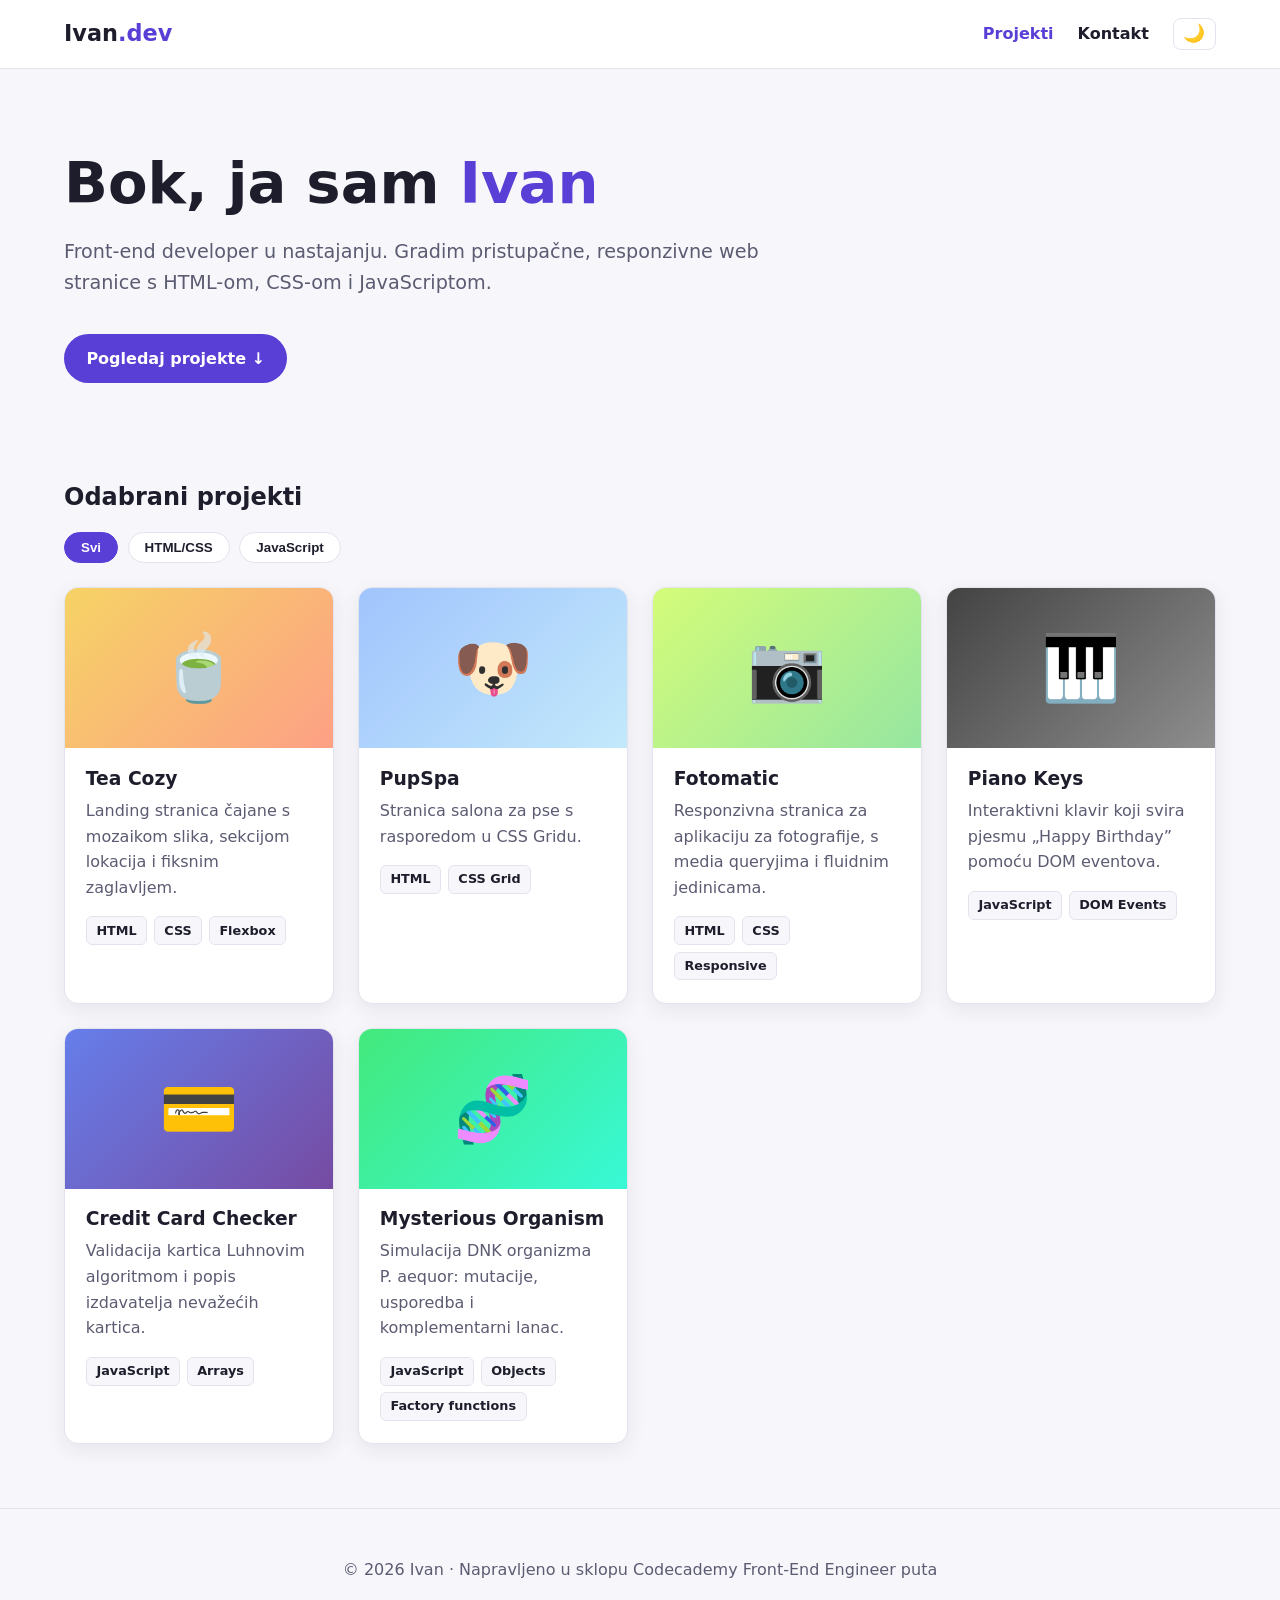
<file: index.html>
<!DOCTYPE html>
<html lang="hr">
<head>
  <meta charset="UTF-8">
  <meta name="viewport" content="width=device-width, initial-scale=1.0">
  <title>Ivan | Front-End Portfolio</title>
  <link rel="stylesheet" href="css/style.css">
</head>
<body>
  <header class="site-header">
    <a class="logo" href="index.html">Ivan<span>.dev</span></a>
    <button class="nav-toggle" aria-label="Otvori izbornik" aria-expanded="false">☰</button>
    <nav class="site-nav" aria-label="Glavna navigacija">
      <ul role="presentation">
        <li><a href="index.html" aria-current="page">Projekti</a></li>
        <li><a href="contact.html">Kontakt</a></li>
        <li><button class="theme-toggle" aria-label="Promijeni temu">🌙</button></li>
      </ul>
    </nav>
  </header>

  <main>
    <section class="hero">
      <h1>Bok, ja sam <span class="accent">Ivan</span></h1>
      <p class="lead">Front-end developer u nastajanju. Gradim pristupačne, responzivne web stranice s HTML-om, CSS-om i JavaScriptom.</p>
      <a class="btn" href="#projects">Pogledaj projekte ↓</a>
    </section>

    <section id="projects" class="projects">
      <h2>Odabrani projekti</h2>

      <div class="filters" role="group" aria-label="Filtriraj projekte po tehnologiji">
        <button class="filter active" data-filter="all">Svi</button>
        <button class="filter" data-filter="html">HTML/CSS</button>
        <button class="filter" data-filter="js">JavaScript</button>
      </div>

      <div class="grid">
        <article class="card" data-tech="html">
          <div class="thumb thumb-tea" role="img" aria-label="Ilustracija čajne šalice">🍵</div>
          <div class="card-body">
            <h3>Tea Cozy</h3>
            <p>Landing stranica čajane s mozaikom slika, sekcijom lokacija i fiksnim zaglavljem.</p>
            <ul class="tags" aria-label="Tehnologije"><li>HTML</li><li>CSS</li><li>Flexbox</li></ul>
          </div>
        </article>

        <article class="card" data-tech="html">
          <div class="thumb thumb-pup" role="img" aria-label="Ilustracija psa">🐶</div>
          <div class="card-body">
            <h3>PupSpa</h3>
            <p>Stranica salona za pse s rasporedom u CSS Gridu.</p>
            <ul class="tags" aria-label="Tehnologije"><li>HTML</li><li>CSS Grid</li></ul>
          </div>
        </article>

        <article class="card" data-tech="html">
          <div class="thumb thumb-foto" role="img" aria-label="Ilustracija fotoaparata">📷</div>
          <div class="card-body">
            <h3>Fotomatic</h3>
            <p>Responzivna stranica za aplikaciju za fotografije, s media queryjima i fluidnim jedinicama.</p>
            <ul class="tags" aria-label="Tehnologije"><li>HTML</li><li>CSS</li><li>Responsive</li></ul>
          </div>
        </article>

        <article class="card" data-tech="js">
          <div class="thumb thumb-piano" role="img" aria-label="Ilustracija klavira">🎹</div>
          <div class="card-body">
            <h3>Piano Keys</h3>
            <p>Interaktivni klavir koji svira pjesmu „Happy Birthday” pomoću DOM eventova.</p>
            <ul class="tags" aria-label="Tehnologije"><li>JavaScript</li><li>DOM Events</li></ul>
          </div>
        </article>

        <article class="card" data-tech="js">
          <div class="thumb thumb-card" role="img" aria-label="Ilustracija kreditne kartice">💳</div>
          <div class="card-body">
            <h3>Credit Card Checker</h3>
            <p>Validacija kartica Luhnovim algoritmom i popis izdavatelja nevažećih kartica.</p>
            <ul class="tags" aria-label="Tehnologije"><li>JavaScript</li><li>Arrays</li></ul>
          </div>
        </article>

        <article class="card" data-tech="js">
          <div class="thumb thumb-dna" role="img" aria-label="Ilustracija DNK">🧬</div>
          <div class="card-body">
            <h3>Mysterious Organism</h3>
            <p>Simulacija DNK organizma P. aequor: mutacije, usporedba i komplementarni lanac.</p>
            <ul class="tags" aria-label="Tehnologije"><li>JavaScript</li><li>Objects</li><li>Factory functions</li></ul>
          </div>
        </article>
      </div>
    </section>
  </main>

  <footer class="site-footer">
    <p>&copy; <span id="year"></span> Ivan · Napravljeno u sklopu Codecademy Front-End Engineer puta</p>
  </footer>

  <script src="js/main.js"></script>
</body>
</html>
</file>
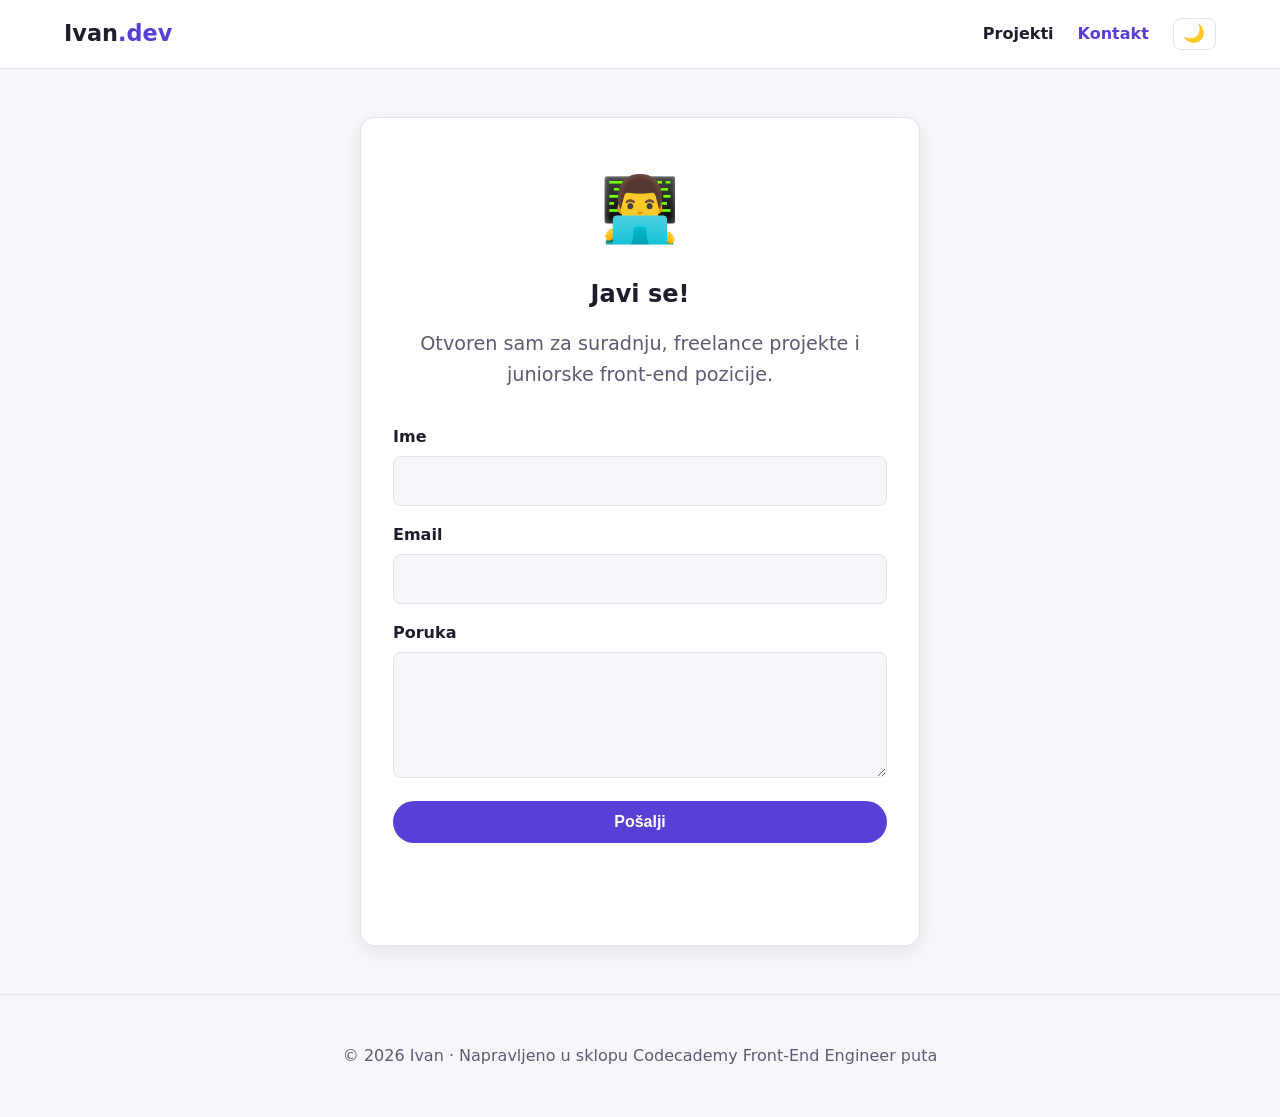
<file: contact.html>
<!DOCTYPE html>
<html lang="hr">
<head>
  <meta charset="UTF-8">
  <meta name="viewport" content="width=device-width, initial-scale=1.0">
  <title>Kontakt | Ivan</title>
  <link rel="stylesheet" href="css/style.css">
</head>
<body>
  <header class="site-header">
    <a class="logo" href="index.html">Ivan<span>.dev</span></a>
    <button class="nav-toggle" aria-label="Otvori izbornik" aria-expanded="false">☰</button>
    <nav class="site-nav" aria-label="Glavna navigacija">
      <ul role="presentation">
        <li><a href="index.html">Projekti</a></li>
        <li><a href="contact.html" aria-current="page">Kontakt</a></li>
        <li><button class="theme-toggle" aria-label="Promijeni temu">🌙</button></li>
      </ul>
    </nav>
  </header>

  <main class="contact">
    <section class="contact-card">
      <div class="avatar" role="img" aria-label="Avatar">👨‍💻</div>
      <h1>Javi se!</h1>
      <p class="lead">Otvoren sam za suradnju, freelance projekte i juniorske front-end pozicije.</p>


      <form class="contact-form" novalidate>
        <label for="name">Ime</label>
        <input id="name" name="name" type="text" required minlength="2">

        <label for="email">Email</label>
        <input id="email" name="email" type="email" required>

        <label for="message">Poruka</label>
        <textarea id="message" name="message" rows="4" required minlength="10"></textarea>

        <button class="btn" type="submit">Pošalji</button>
        <p class="form-status" role="status" aria-live="polite"></p>
      </form>
    </section>
  </main>

  <footer class="site-footer">
    <p>&copy; <span id="year"></span> Ivan · Napravljeno u sklopu Codecademy Front-End Engineer puta</p>
  </footer>

  <script src="js/main.js"></script>
</body>
</html>
</file>
<file: css/style.css>
/* ===== Varijable (svijetla i tamna tema) ===== */
:root {
  --bg: #f7f7fb;
  --surface: #ffffff;
  --text: #1d1d2c;
  --muted: #5b5b72;
  --accent: #5a3fd6;
  --accent-contrast: #ffffff;
  --border: #e3e3ee;
  --radius: 14px;
  --shadow: 0 6px 20px rgba(29, 29, 44, 0.08);
}

body.dark {
  --bg: #12121c;
  --surface: #1d1d2c;
  --text: #f1f1f7;
  --muted: #b4b4c8;
  --accent: #a693ff;
  --accent-contrast: #12121c;
  --border: #2e2e42;
  --shadow: 0 6px 20px rgba(0, 0, 0, 0.4);
}

/* ===== Osnova ===== */
* { box-sizing: border-box; }

html { scroll-behavior: smooth; }

body {
  margin: 0;
  font-family: system-ui, -apple-system, "Segoe UI", Roboto, sans-serif;
  font-size: 1rem;           /* 16px – čitljivo */
  line-height: 1.6;
  background: var(--bg);
  color: var(--text);
  transition: background-color 0.3s ease, color 0.3s ease;
}

a { color: var(--accent); }

h1, h2, h3 { line-height: 1.2; }

/* ===== Zaglavlje i navigacija ===== */
.site-header {
  position: sticky;
  top: 0;
  z-index: 10;
  display: flex;
  justify-content: space-between;
  align-items: center;
  padding: 1rem 5%;
  background: var(--surface);
  border-bottom: 1px solid var(--border);
}

.logo {
  font-weight: 800;
  font-size: 1.4rem;
  text-decoration: none;
  color: var(--text);
}
.logo span { color: var(--accent); }

.site-nav ul {
  display: flex;
  gap: 1.5rem;
  align-items: center;
  list-style: none;
  margin: 0;
  padding: 0;
}

.site-nav a {
  text-decoration: none;
  color: var(--text);
  font-weight: 600;
}
.site-nav a:hover,
.site-nav a[aria-current="page"] { color: var(--accent); }

.theme-toggle,
.nav-toggle {
  background: none;
  border: 1px solid var(--border);
  border-radius: 8px;
  padding: 0.3rem 0.6rem;
  font-size: 1.1rem;
  cursor: pointer;
  color: var(--text);
}

.nav-toggle { display: none; }

/* ===== Hero ===== */
.hero {
  padding: 5rem 5% 3rem;
  max-width: 900px;
}
.hero h1 { font-size: clamp(2.2rem, 6vw, 3.6rem); margin: 0 0 1rem; }
.accent { color: var(--accent); }
.lead { font-size: 1.2rem; color: var(--muted); max-width: 60ch; }

.btn {
  display: inline-block;
  margin-top: 1rem;
  padding: 0.75rem 1.4rem;
  border: none;
  border-radius: 999px;
  background: var(--accent);
  color: var(--accent-contrast);
  font-weight: 700;
  font-size: 1rem;
  text-decoration: none;
  cursor: pointer;
  transition: transform 0.2s ease;
}
.btn:hover { transform: translateY(-2px); }

/* Vidljiv fokus za tipkovnicu (a11y) */
a:focus-visible,
button:focus-visible,
input:focus-visible,
textarea:focus-visible {
  outline: 3px solid var(--accent);
  outline-offset: 2px;
}

/* ===== Projekti ===== */
.projects { padding: 2rem 5% 4rem; }

.filters { display: flex; gap: 0.6rem; flex-wrap: wrap; margin-bottom: 1.5rem; }

.filter {
  padding: 0.45rem 1rem;
  border: 1px solid var(--border);
  border-radius: 999px;
  background: var(--surface);
  color: var(--text);
  font-weight: 600;
  cursor: pointer;
}
.filter.active { background: var(--accent); color: var(--accent-contrast); border-color: var(--accent); }

.grid {
  display: grid;
  grid-template-columns: repeat(auto-fill, minmax(260px, 1fr));
  gap: 1.5rem;
}

.card {
  background: var(--surface);
  border: 1px solid var(--border);
  border-radius: var(--radius);
  overflow: hidden;
  box-shadow: var(--shadow);
  transition: transform 0.25s ease, box-shadow 0.25s ease;
}
.card:hover { transform: translateY(-4px); }
.card.hidden { display: none; }

.thumb {
  height: 160px;
  display: grid;
  place-items: center;
  font-size: 4rem;
}
.thumb-tea   { background: linear-gradient(135deg, #f6d365, #fda085); }
.thumb-pup   { background: linear-gradient(135deg, #a1c4fd, #c2e9fb); }
.thumb-foto  { background: linear-gradient(135deg, #d4fc79, #96e6a1); }
.thumb-piano { background: linear-gradient(135deg, #434343, #8e8e8e); }
.thumb-card  { background: linear-gradient(135deg, #667eea, #764ba2); }
.thumb-dna   { background: linear-gradient(135deg, #43e97b, #38f9d7); }

.card-body { padding: 1.2rem 1.3rem 1.4rem; }
.card-body h3 { margin: 0 0 0.5rem; }
.card-body p { margin: 0 0 1rem; color: var(--muted); }

.tags { display: flex; flex-wrap: wrap; gap: 0.4rem; list-style: none; margin: 0; padding: 0; }
.tags li {
  font-size: 0.8rem;
  font-weight: 600;
  padding: 0.2rem 0.6rem;
  border-radius: 6px;
  background: var(--bg);
  border: 1px solid var(--border);
}

/* ===== Kontakt ===== */
.contact { display: grid; place-items: center; padding: 3rem 5%; }

.contact-card {
  width: 100%;
  max-width: 560px;
  background: var(--surface);
  border: 1px solid var(--border);
  border-radius: var(--radius);
  box-shadow: var(--shadow);
  padding: 2.5rem 2rem;
  text-align: center;
}

.avatar { font-size: 4rem; }

.contact-list { list-style: none; padding: 0; margin: 1.5rem 0; }
.contact-list li { margin: 0.5rem 0; font-size: 1.1rem; }

.contact-form { display: grid; gap: 0.4rem; text-align: left; margin-top: 1.5rem; }
.contact-form label { font-weight: 600; margin-top: 0.6rem; }
.contact-form input,
.contact-form textarea {
  width: 100%;
  padding: 0.7rem;
  font: inherit;
  color: var(--text);
  background: var(--bg);
  border: 1px solid var(--border);
  border-radius: 8px;
}
.contact-form .invalid { border-color: #d93025; }
.form-status { min-height: 1.5em; font-weight: 600; }

/* ===== Podnožje ===== */
.site-footer {
  text-align: center;
  padding: 2rem 5%;
  color: var(--muted);
  border-top: 1px solid var(--border);
}

/* ===== Responzivnost ===== */
@media (max-width: 640px) {
  .nav-toggle { display: block; }

  .site-nav {
    position: absolute;
    top: 100%;
    left: 0;
    right: 0;
    background: var(--surface);
    border-bottom: 1px solid var(--border);
    display: none;
  }
  .site-nav.open { display: block; }
  .site-nav ul { flex-direction: column; padding: 1rem 0; gap: 1rem; }

  .hero { padding-top: 3rem; }
}

/* Poštuj korisnike koji ne žele animacije */
@media (prefers-reduced-motion: reduce) {
  * { transition: none !important; scroll-behavior: auto !important; }
}
</file>
